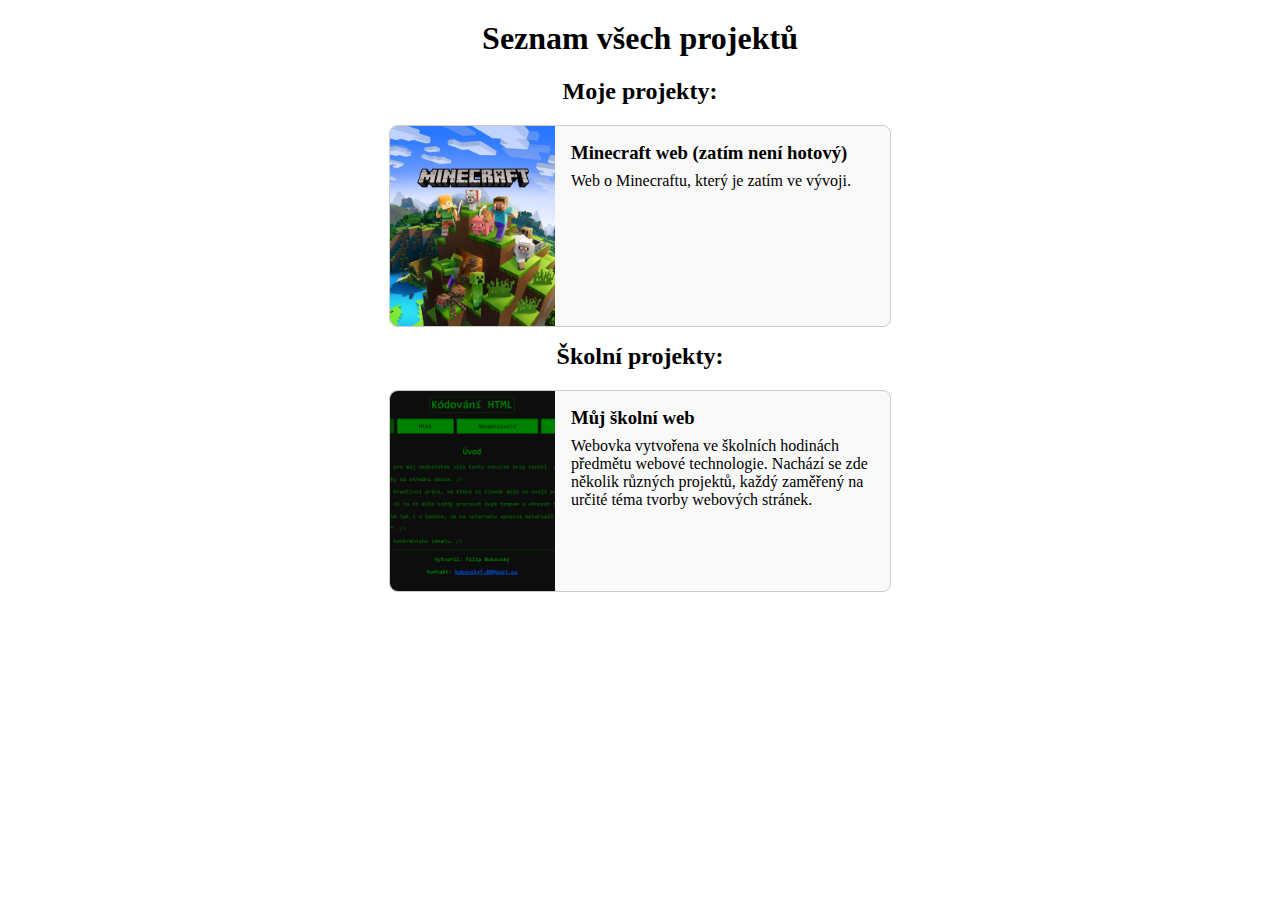
<file: index.html>
<!DOCTYPE html>
<html>
<head>
  <meta charset="UTF-8"/>
  <title>Home page</title>
  <link rel="stylesheet" href="style.css">
  <meta name="viewport" content="width=device-width, initial-scale=1.0">
</head>
<body>
  <h1>Seznam všech projektů</h1>
  <h2>Moje projekty:</h2> <!--přidat flying dragon, -->
  <ul>
    <li>
      <a href="minecraft_web/minecraft_homepage.html" target="_blank" class="link">
        <div class="project-box">
          <img src="pictures/minecraft1.jpg" alt="Náhled projektu" class="project-img">
          <div class="project-info">
            <h3>Minecraft web (zatím není hotový)</h3>
            <p>Web o Minecraftu, který je zatím ve vývoji.</p>
          </div>
        </div>
      </a>
    </li>
  </ul>
  <h2>Školní projekty:</h2> <!-- přidat programko,-->
  <ul>
    <li>
      <a href="https://bukovskyf.wz.sk/index.html" target="_blank" class="link">
        <div class="project-box">
          <img src="pictures/schoolProject.png" alt="Náhled školního projektu" class="project-img">
          <div class="project-info">
            <h3>Můj školní web</h3>
            <p>Webovka vytvořena ve školních hodinách předmětu webové technologie. 
              Nachází se zde několik různých projektů, každý zaměřený na určité téma tvorby webových stránek.</p>
          </div>
        </div>
      </a>
    </li>
  </ul>
</body>
</html>
</file>
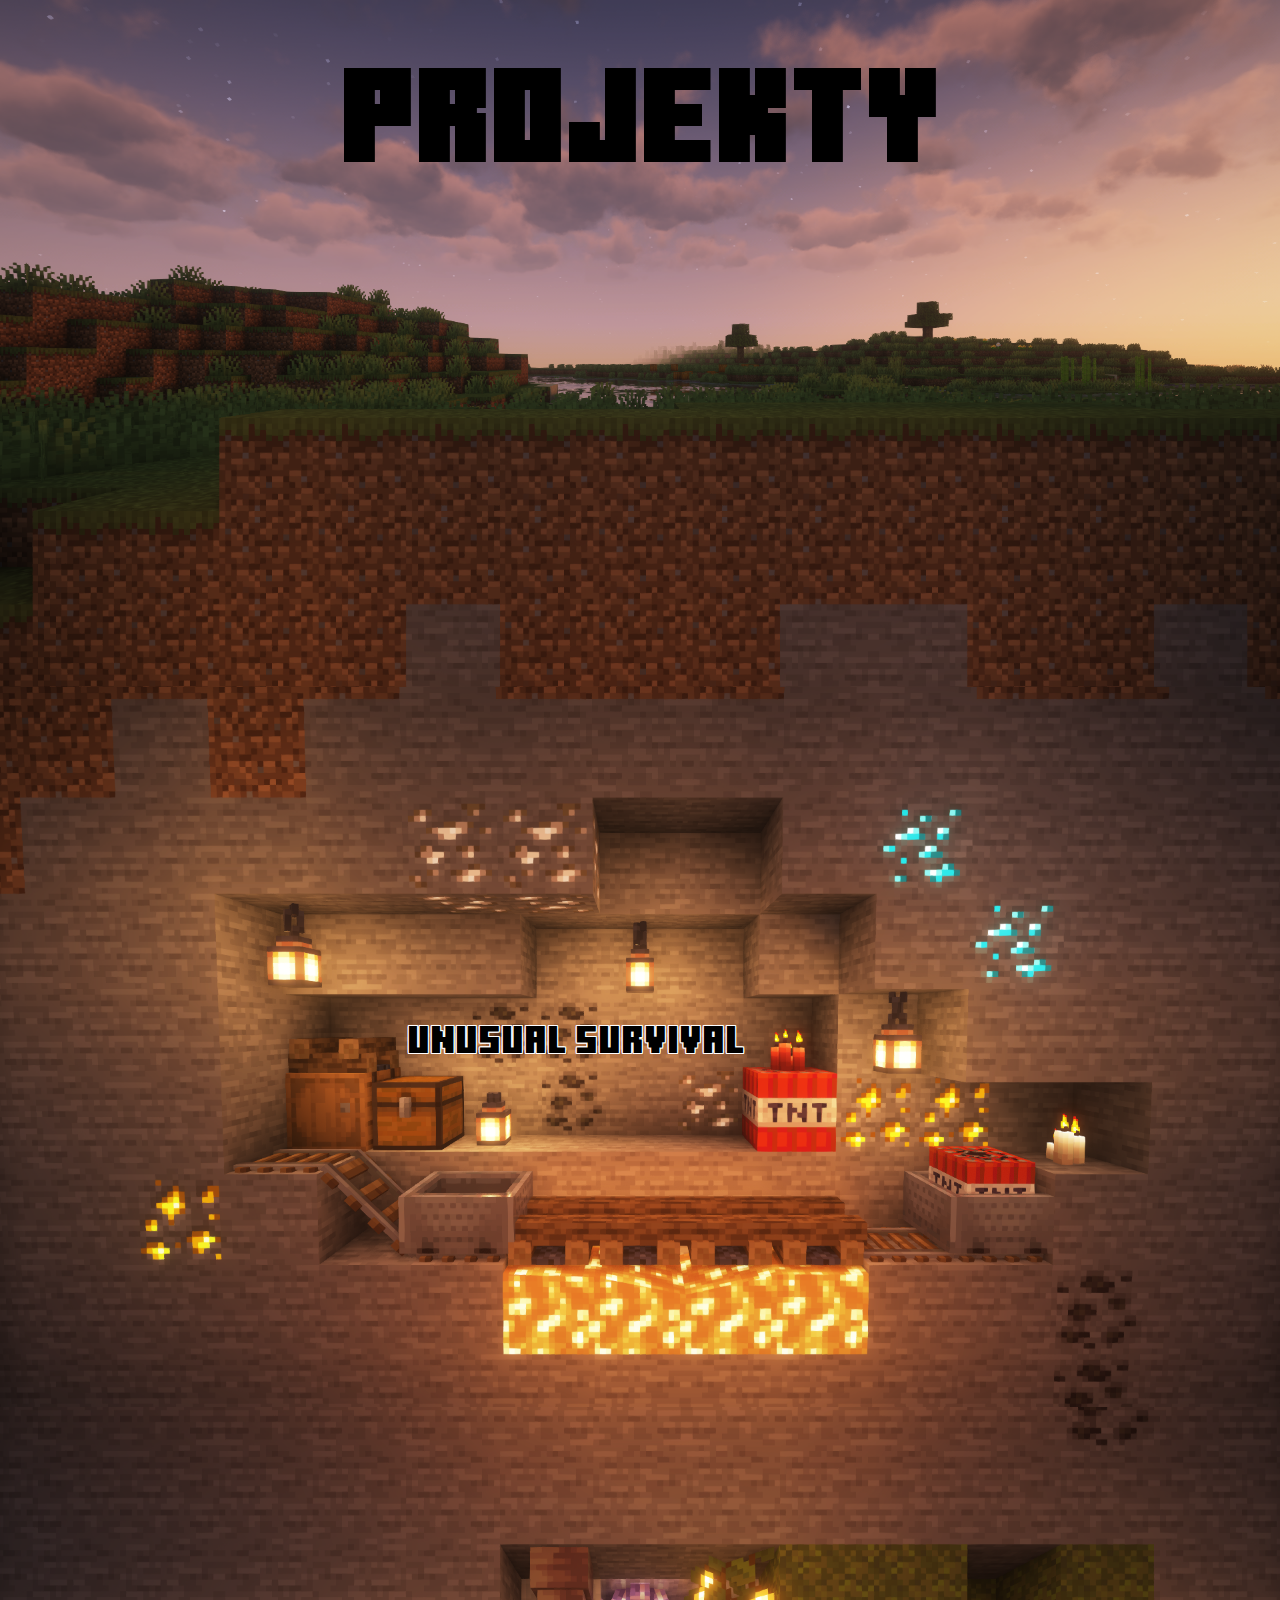
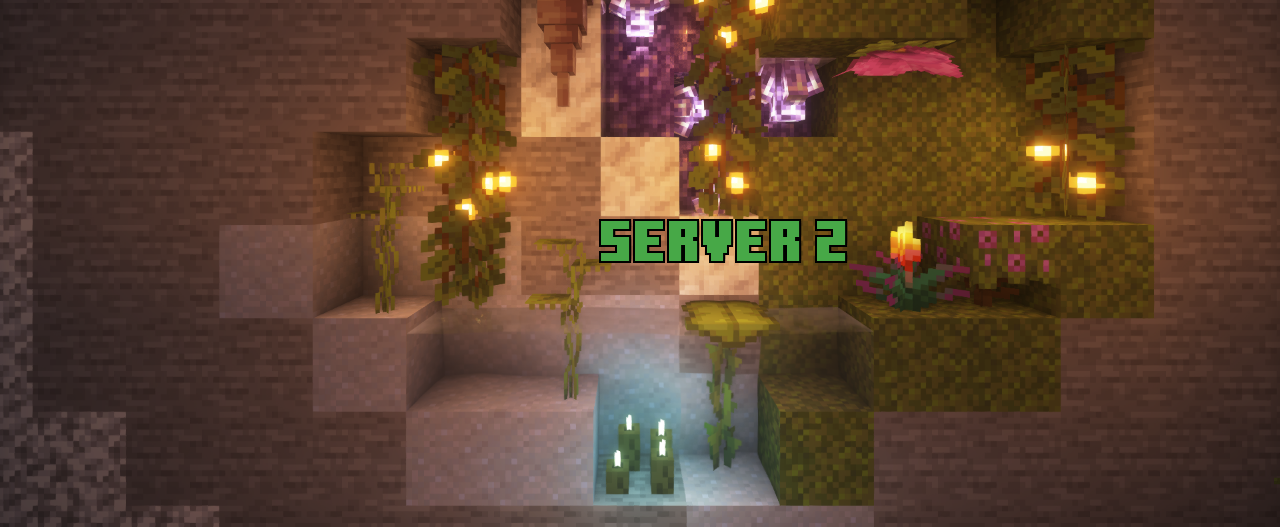
<file: minecraft_web/minecraft_homepage.html>
<!DOCTYPE html>
<html>
<head>
  <meta charset="UTF-8" />
  <title>Minecraft</title>
  <meta name="viewport" content="width=device-width, initial-scale=1.0">
  <link rel="stylesheet" href="minecraftMenu_style.css">
</head>
<body>
  <div class="background-images">
    <img src="pictures/minecraft_background1.png" class="bg-img">
    <img src="pictures/minecraft_background2.png" class="bg-img">
    <img src="pictures/minecraft_background3.png" class="bg-img">
  </div>
  <h1>Projekty</h1>
  <div id="project-link1">
    <a href="server1/server1.html" target="_self" id="firstLink">Unusual survival</a>
  </div>
  <div id="project-link2">
    <a href="server2.html" target="_self" id="secondLink">Server 2</a>
  </div>
</body>
</html>
</file>
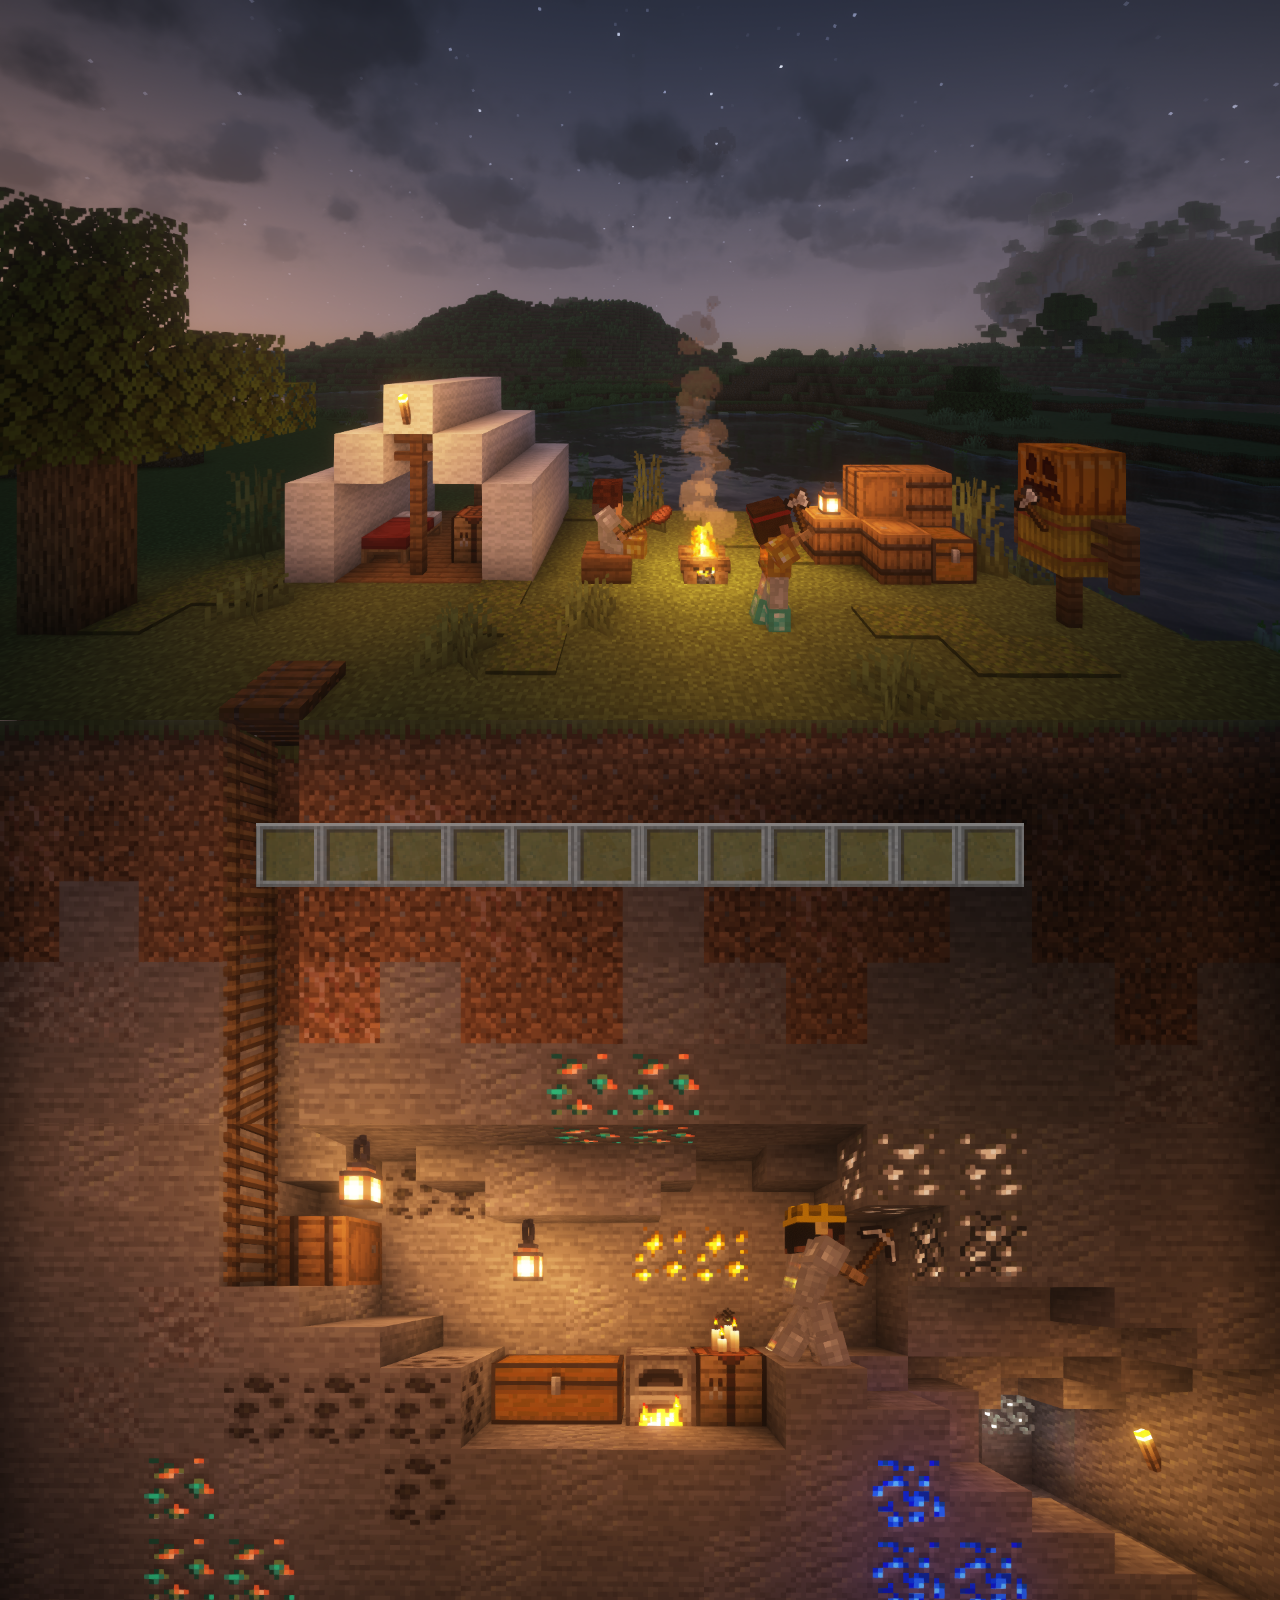
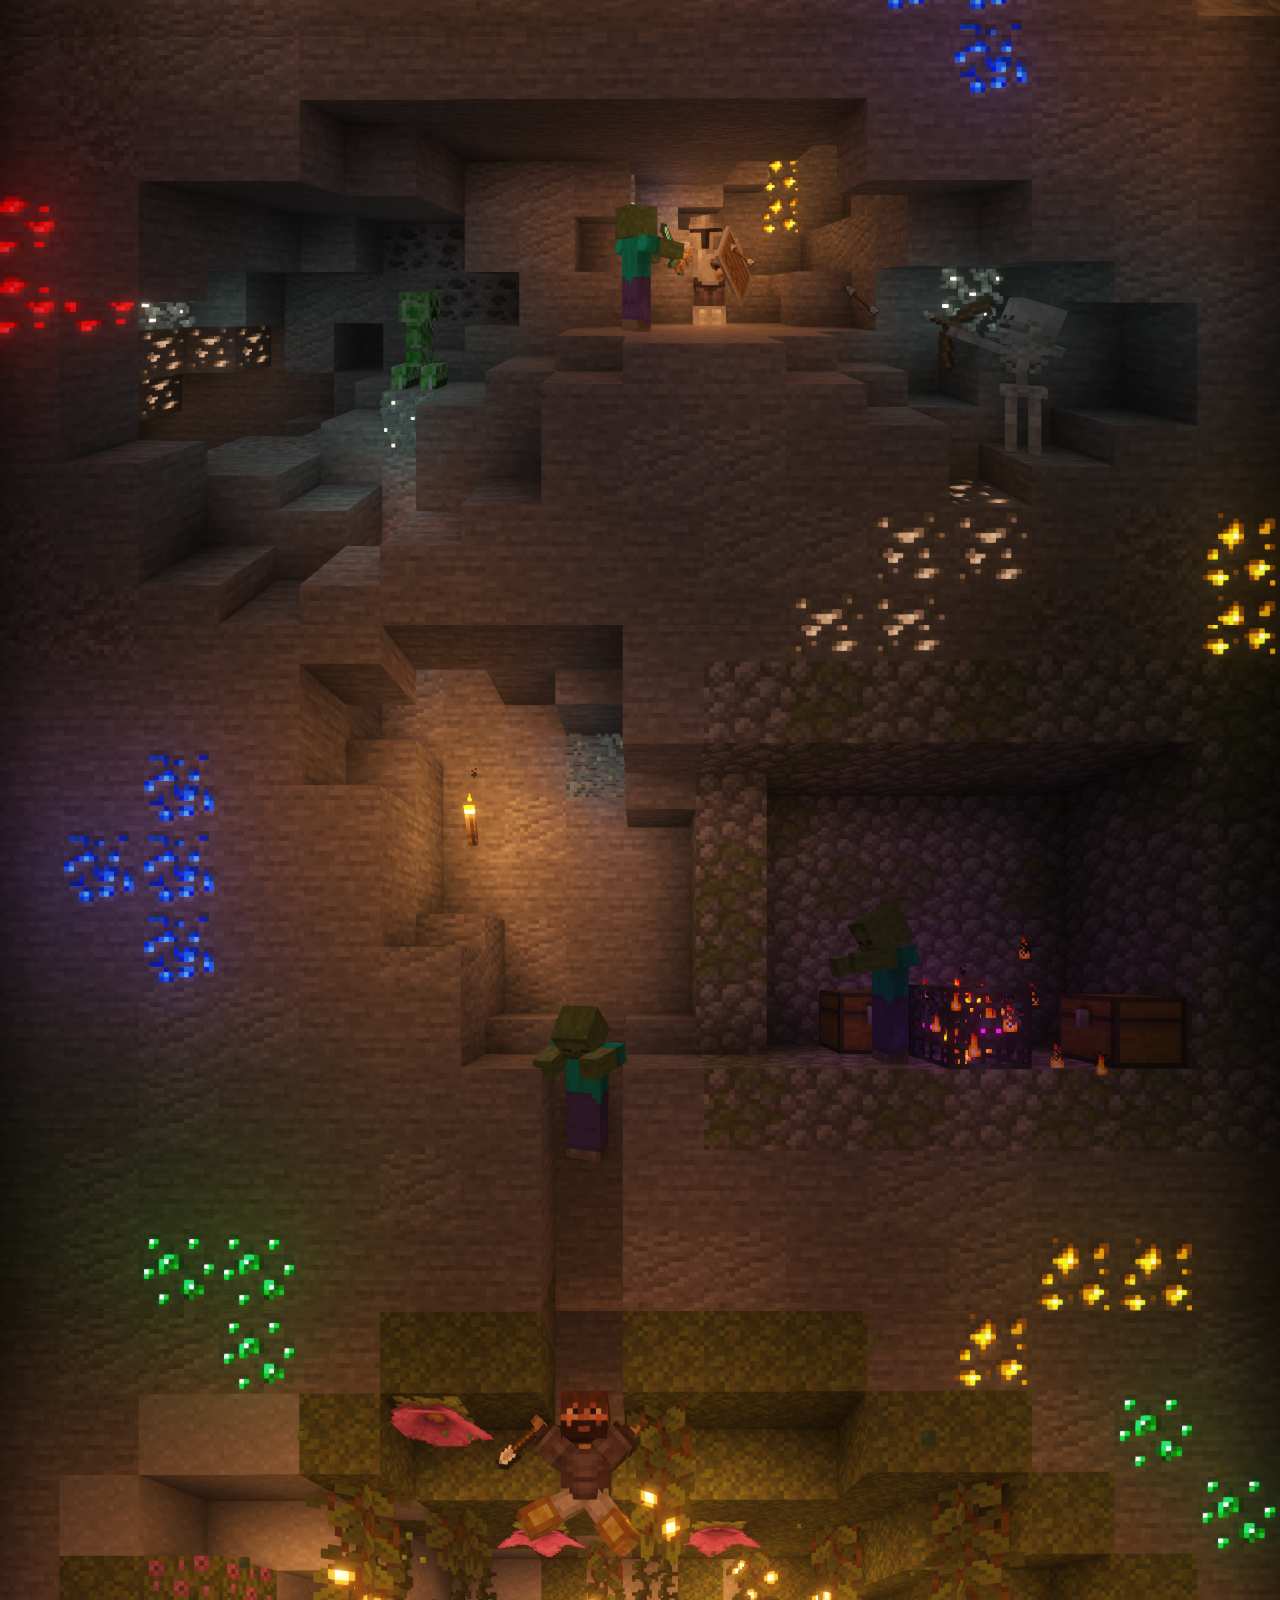
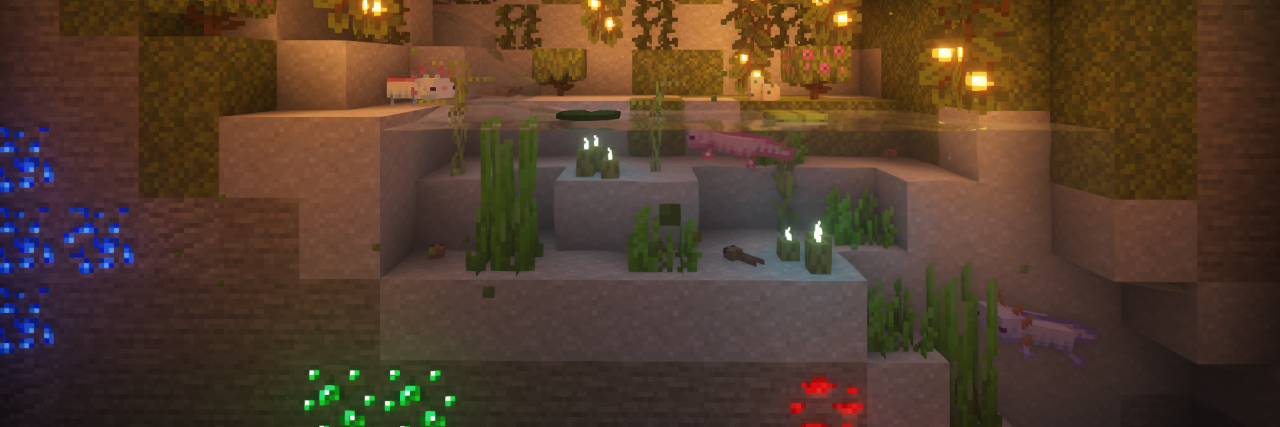
<file: minecraft_web/Gameska/gameska.html>
<!DOCTYPE html>
<html>
<head>
  <meta charset="UTF-8" />
  <title>Minecraft</title>
  <meta name="viewport" content="width=device-width, initial-scale=1.0">
  <link rel="stylesheet" href="stylGamesky.css">
  <meta http-equiv="Content-Security-Policy" content="script-src 'self' 'unsafe-inline' 'unsafe-eval'">
</head>
<body>
  
  <div class="background-images">
    <img src="pictures/pic1.png" class="bg-img" draggable="false" usemap="#pic1">
    <img src="pictures/pic2.png" class="bg-img" draggable="false" usemap="#pic2">
    <img src="pictures/pic3.png" class="bg-img" draggable="false" usemap="#pic3">
    <img src="pictures/pic4.png" class="bg-img" draggable="false" usemap="#pic4">
    <img src="pictures/pic5.png" class="bg-img" draggable="false" usemap="#pic5">
    <img src="pictures/pic6.png" class="bg-img" draggable="false" usemap="#pic6">
  </div>
  
  <img src="pictures/inventory.png" id="inventar">

  <!-- MAPY -->
   <map name="pic1">
    <area id="crafting" coords="678,777,700,753,724,755,722,848,673,845,676,809,676,794" shape="poly" onclick="console.log('Ahoj')">
    <area id="sekera" coords="1573,745,1544,714,1508,751,1545,799,1573,809,1574,773" shape="poly" onclick="alert('Sekera')">
    <area id="chesta" coords="1374,785,1432,785,1462,812,1466,875,1401,870,1401,809" shape="poly" onclick="funkce(3)">
  </map>

  <!-- Scripty -->
  <script>

    function funkce(x)
    {
      switch(x)
      {
        case 1: alert('Crafting table'); break;
        case 2: alert('Sekera'); break;
        case 3: alert('Našel jsi 💎💎💎!'); break;
      }
    }

    document.addEventListener("DOMContentLoaded", function() {
      document.getElementById("crafting").addEventListener("click",()=>funkce(1));
      document.getElementById("sekera").addEventListener("click",()=>funkce(2));
      document.getElementById("chesta").addEventListener("click",()=>funkce(3));
    });
  </script> 
</body>
</html>
</file>
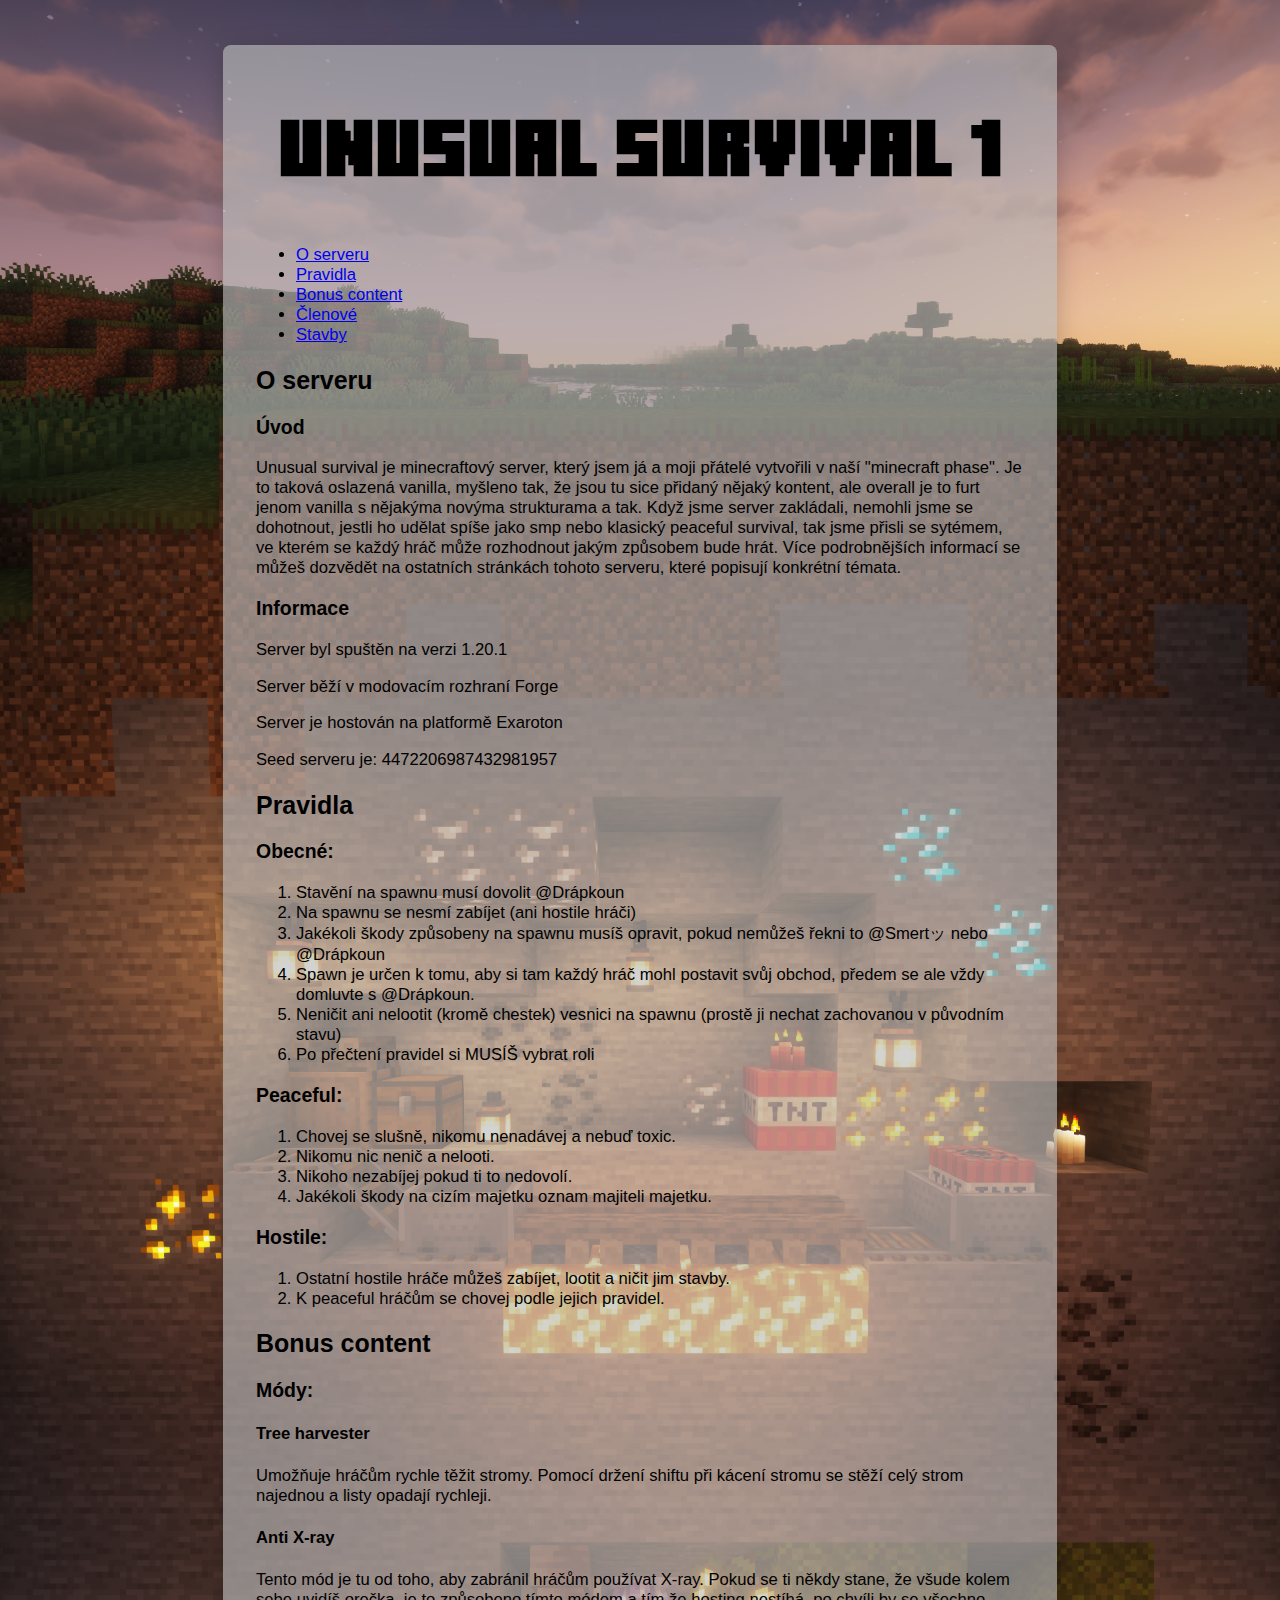
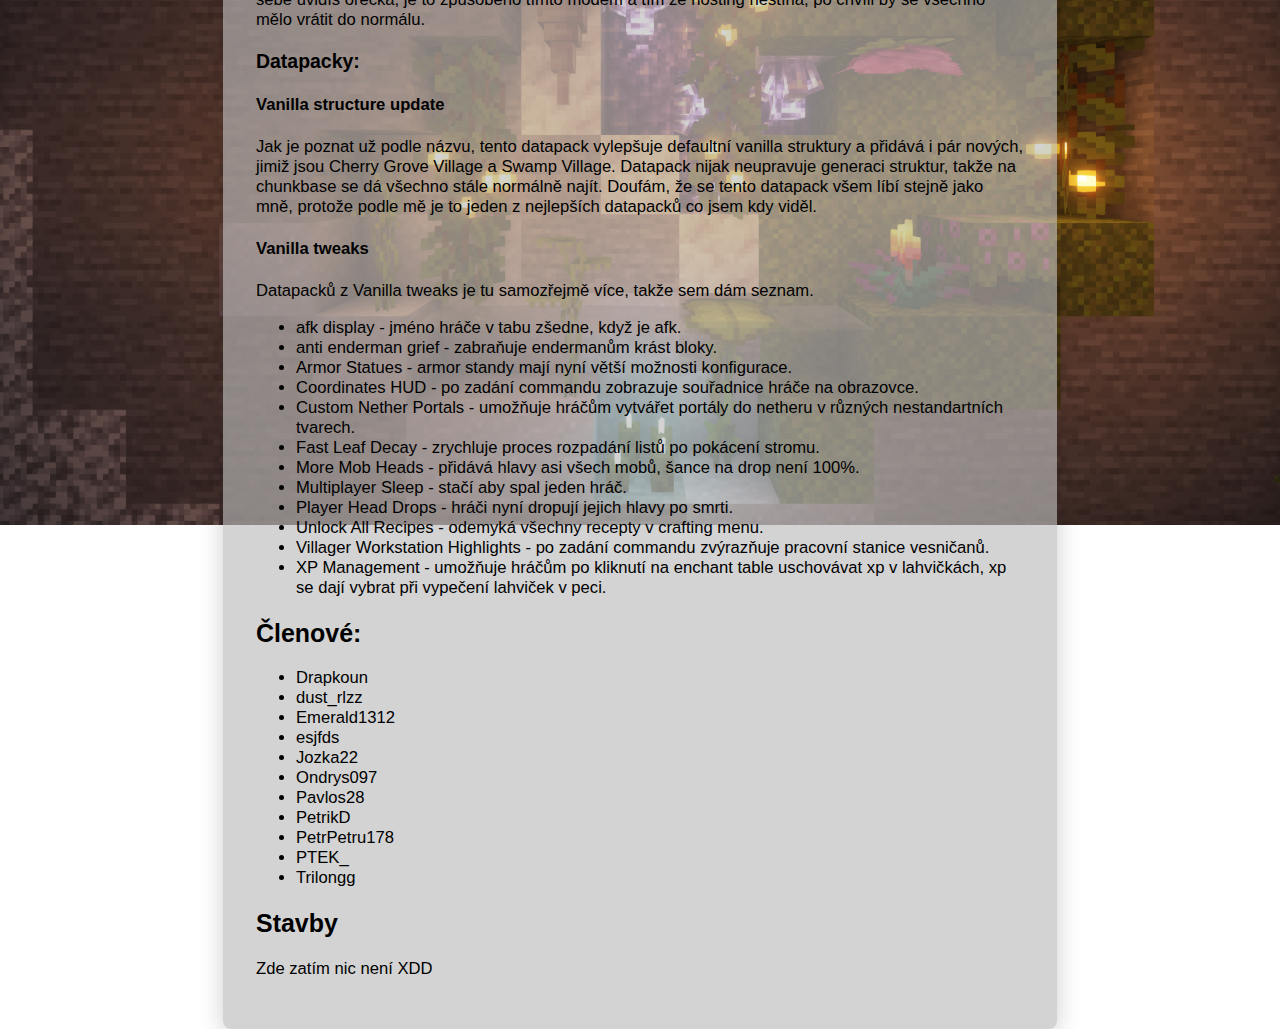
<file: minecraft_web/server1/server1.html>
<!DOCTYPE html>
<html>
<head>
  <meta charset="UTF-8" />
  <title>Unusual survival 1</title>
  <meta name="viewport" content="width=device-width, initial-scale=1.0">
  <link rel="stylesheet" href="minecraft1_style.css">
</head>
<body>
  
  <div class="background-images">
    <img src="../pictures/minecraft_background1.png" class="bg-img">
    <img src="../pictures/minecraft_background2.png" class="bg-img">
    <img src="../pictures/minecraft_background3.png" class="bg-img">
  </div> 
  <div id="blok">
      <h1>Unusual survival 1</h1>
      <ul>
        <li><a href="#about" target="_self">O serveru</a></li>
        <li><a href="#rules" target="_self">Pravidla</a></li>
        <li><a href="#content" target="_self">Bonus content</a></li>
        <li><a href="#members" target="_self">Členové</a></li>
        <li><a href="#buildings" target="_self">Stavby</a></li>
      </ul>

      <h2 id="about">O serveru</h2>
      <h3>Úvod</h3>
      <p>
        Unusual survival je minecraftový server, který jsem já a moji přátelé vytvořili v naší "minecraft phase". 
        Je to taková oslazená vanilla, myšleno tak, že jsou tu sice přidaný nějaký kontent, 
        ale overall je to furt jenom vanilla s nějakýma novýma strukturama a tak.
        Když jsme server zakládali, nemohli jsme se dohotnout, jestli ho udělat spíše jako smp nebo klasický peaceful survival, tak jsme přisli se sytémem,
        ve kterém se každý hráč může rozhodnout jakým způsobem bude hrát. 
        Více podrobnějších informací se můžeš dozvědět na ostatních stránkách tohoto serveru, které popisují konkrétní témata.
      </p>
      <h3>Informace</h3>
      <p>Server byl spuštěn na verzi 1.20.1</p>
      <p>Server běží v modovacím rozhraní Forge</p>
      <p>Server je hostován na platformě Exaroton</p>
      <p>Seed serveru je: 4472206987432981957</p>


      <h2 id="rules">Pravidla</h2>
      <h3>Obecné:</h3>
      <ol>
        <li>Stavění na spawnu musí dovolit @Drápkoun</li>
        <li>Na spawnu se nesmí zabíjet (ani hostile hráči)</li>
        <li>Jakékoli škody způsobeny na spawnu musíš opravit, pokud nemůžeš řekni to @Smertッ nebo @Drápkoun</li>
        <li>Spawn je určen k tomu, aby si tam každý hráč mohl postavit svůj obchod, předem se ale vždy domluvte s @Drápkoun.</li>
        <li>Neničit ani nelootit (kromě chestek) vesnici na spawnu (prostě ji nechat zachovanou v původním stavu)</li>
        <li>Po přečtení pravidel si MUSÍŠ vybrat roli</li>
      </ol>
      <h3>Peaceful:</h3>
      <ol>
        <li>Chovej se slušně, nikomu nenadávej a nebuď toxic.</li>
        <li>Nikomu nic nenič a nelooti.</li>
        <li>Nikoho nezabíjej pokud ti to nedovolí.</li>
        <li>Jakékoli škody na cizím majetku oznam majiteli majetku.</li>
      </ol>
      <h3>Hostile:</h3>
      <ol>
        <li>Ostatní hostile hráče můžeš zabíjet, lootit a ničit jim stavby.</li>
        <li>K peaceful hráčům se chovej podle jejich pravidel.</li>
      </ol>

      <h2 id="content">Bonus content</h2>

      <h3>Módy:</h3>
      <h4>Tree harvester</h4>
      <p>Umožňuje hráčům rychle těžit stromy. Pomocí držení shiftu při kácení stromu se stěží celý strom najednou a listy opadají rychleji.</p>
      <h4>Anti X-ray</h4>
      <p>Tento mód je tu od toho, aby zabránil hráčům používat X-ray. Pokud se ti někdy stane, že všude kolem sebe uvidíš orečka, 
        je to způsobeno tímto módem a tím že hosting nestíhá, po chvíli by se všechno mělo vrátit do normálu.
      </p>

      <h3>Datapacky:</h3>
      <h4>Vanilla structure update</h4>
      <p>
        Jak je poznat už podle názvu, tento datapack vylepšuje defaultní vanilla struktury a přidává i pár nových, 
        jimiž jsou Cherry Grove Village a Swamp Village. Datapack nijak neupravuje generaci struktur, 
        takže na chunkbase se dá všechno stále normálně najít. 
        Doufám, že se tento datapack všem líbí stejně jako mně, protože podle mě je to jeden z nejlepších datapacků co jsem kdy viděl.
      </p>
      <h4>Vanilla tweaks</h4>
      <p>Datapacků z Vanilla tweaks je tu samozřejmě více, takže sem dám seznam.</p>
      <ul>
        <li>afk display - jméno hráče v tabu zšedne, když je afk.</li>
        <li>anti enderman grief - zabraňuje endermanům krást bloky.</li>
        <li>Armor Statues - armor standy mají nyní větší možnosti konfigurace.</li>
        <li>Coordinates HUD - po zadání commandu zobrazuje souřadnice hráče na obrazovce.</li>
        <li>Custom Nether Portals - umožňuje hráčům vytvářet portály do netheru v různých nestandartních tvarech.</li>
        <li>Fast Leaf Decay - zrychluje proces rozpadání listů po pokácení stromu.</li>
        <li>More Mob Heads - přidává hlavy asi všech mobů, šance na drop není 100%.</li>
        <li>Multiplayer Sleep - stačí aby spal jeden hráč.</li>
        <li>Player Head Drops - hráči nyní dropují jejich hlavy po smrti.</li>
        <li>Unlock All Recipes - odemyká všechny recepty v crafting menu.</li>
        <li>Villager Workstation Highlights - po zadání commandu zvýrazňuje pracovní stanice vesničanů.</li>
        <li>XP Management - umožňuje hráčům po kliknutí na enchant table uschovávat xp v lahvičkách, xp se dají vybrat při vypečení lahviček v peci.</li>
      </ul>

      <h2 id="members">Členové:</h2>
      <ul>
        <li>Drapkoun</li>
        <li>dust_rlzz</li>
        <li>Emerald1312</li>
        <li>esjfds</li>
        <li>Jozka22</li>
        <li>Ondrys097</li>
        <li>Pavlos28</li>
        <li>PetrikD</li>
        <li>PetrPetru178</li>
        <li>PTEK_</li>
        <li>Trilongg</li>
      </ul>

      <h2 id="buildings">Stavby</h2>
      <p>Zde zatím nic není XDD</p>
  </div>
</body>
</html>
</file>
<file: style.css>
h1 {
  text-align: center;
  margin-top: 20px;
}
h2 {
  text-align: center;
  margin-top: 10px;
}

.project-box {
  display: flex;
  align-items: stretch;
  width: 500px;
  height: 200px;
  border: 1px solid #ccc;
  border-radius: 8px;
  padding: 0;
  margin-bottom: 10px;
  background: #f9f9f9;
  margin-left: auto;
  margin-right: auto;
  transition: transform 0.1s;
}

.project-box:hover {
  transform: scale(1.1);
  transition: transform 0.2s;
}

.project-img {
  width: 33%;
  max-width: none;
  height: 100%;
  border-radius: 8px 0 0 8px;
  object-fit: cover;
  margin-right: 0;
  display: block;
}

.project-info {
  width: 67%;
  display: flex;
  flex-direction: column;
  /*justify-content: center;*/
  padding: 16px;
  text-align: left;
}

.project-info h3 {
  margin: 0 0 8px 0;

}

.project-info p {
  margin: 0;
  font-size: 1em;
}

ul {
  text-align: center;
  list-style-type: none;
  padding-left: 0;
}

.link {
  text-decoration: none;
  color: #000000;
}
</file>
<file: minecraft_web/minecraftMenu_style.css>
h1 {
  text-align: center;
  font-size: clamp(3rem, 10vw, 30vh);
  margin-top: 0;
  padding-top: 5%;
}

a {
  text-decoration: none;
  color: #000;
  text-align: center;
  /*font-size: 8vh;*/
  margin-top: 150px;
}

div{
  text-align: center;
}

body {
  position: relative;
  min-height: 100vh;
  margin: 0;
  max-height: 100vh;
  font-family: 'Minecraft', Arial, sans-serif;
}

.background-images {
  position: absolute;
  top: 0;
  left: 0;
  width: 100%;
  z-index: -1;
  pointer-events: none;
}

.bg-img {
  display: block;
  width: 100%;
  object-fit: cover;
}

.bg-img + .bg-img {
  margin-top: 0px; 
}

@font-face {
  font-family: 'Minecraft';
  src: url('fonts/MinecraftTen.ttf') format('truetype');
  font-weight: normal;
  font-style: normal;
}

#fixedBackground {
  position: fixed;
  top: 0;
  left: 0;
  width: 100vw;
  height: 100vh;
  object-fit: cover;
  z-index: -10;
  pointer-events: none;
}

#project-link1 {
  margin-top: 65%;
  font-size: 3vw;
  margin-left: -10%;
}


#project-link2 {
  margin-top: 59%;
  font-size: 4.5vw;
  margin-left: 13%;
}

#firstLink {
  color: #000;
  text-shadow:
    -1px -1px 0 #fff,
     1px -1px 0 #fff,
    -1px  1px 0 #fff,
     1px  1px 0 #fff,
    -1px  0px 0 #fff,
     1px  0px 0 #fff,
     0px -1px 0 #fff,
     0px  1px 0 #fff;
}

#secondLink {
  /*color: #ff80ff;*/
  color: #47a847;
  text-shadow:
    -2px -2px 0 #000,
     2px -2px 0 #000,
    -2px  2px 0 #000,
     2px  2px 0 #000,
    -2px  0px 0 #000,
     2px  0px 0 #000,
     0px -2px 0 #000,
     0px  2px 0 #000;
}

#project-link3 {
  margin-top: 50%;
  font-size: 5.5vw;
  margin-left: 0%;
}

#thirdLink {
  color: #eb4ad5;
  text-shadow:
    -2px -2px 0 #000,
     2px -2px 0 #000,
    -2px  2px 0 #000,
     2px  2px 0 #000,
    -2px  0px 0 #000,
     2px  0px 0 #000,
     0px -2px 0 #000,
     0px  2px 0 #000;
}
</file>
<file: minecraft_web/Gameska/stylGamesky.css>
.background-images {
  position: absolute;
  top: 0;
  left: 0;
  width: 100%;
  z-index: -10;
  user-select: none;
}

.bg-img {
  display: block;
  width: 100%;
  object-fit: cover;
}

.bg-img + .bg-img {
  margin-top: 0px; 
}

#inventar {
  width:60vw;
  position:fixed;
  bottom: 1.5vh;
  left: 20vw;
  opacity: 85%;
  z-index: 0;
  pointer-events: auto;
}

#leftHandSlot {
  width:5.3vw;
  position:fixed;
  bottom: 0.7vh;
  left: 10vw;
  opacity: 85%;
  z-index: 0;
  pointer-events: auto;
}

.inventory-item {
  z-index: 1;
  position: fixed;
  cursor: pointer;
  bottom: 2.8vh;
  width: 3.7vw;
  user-select: none;
}

#item0 {
  left: 10.8vw;
}

#item1 {
  left: 20.5vw;
}

#item2 {
  left: 25.5vw;
}

#item3 {
  left: 30.5vw;
}

#item4 {
  left: 35.5vw;
}

#item5 {
  left: 40.5vw;
}

#item6 {
  left: 45.5vw;
}

#item7 {
  left: 50.5vw;
}

#item8 {
  left: 55.5vw;
}

#item9 {
  left: 60.5vw;
}

#item10 {
  left: 65.5vw;
}

#item11 {
  left: 70.5vw;
}

#item12 {
  left: 75.5vw;
}

#trashCan {
  left: 80.5vw;
}

.clickable {
  cursor: pointer;
} 

#map {
  /*opacity: 0;*/
  fill: rgba(0, 255, 0, 0.3);
  stroke: lime;
  stroke-width: 2;
  z-index: -9;
  max-width:100%;
  display:block;
}

#monster {
  /*stroke: rgb(255, 0, 0);
  stroke-width: 2;*/
  fill:rgba(0, 0, 0, 0);
  stroke-width: 1;
  z-index: -9;
  max-width:100%;
  display:block;
}

body {
  margin: 0;
}

.inhand-border {
  box-sizing: border-box;
  border: 3px solid #a0a0a0; 
  /*outline: 2px solid #333;   */
  box-shadow:
    0 0 0.5px 2px #9b9b9b;    
  transition: box-shadow 0.2s, border 0.2s;
}

/*Crafting*/

.craftingUI {
  width: 60vw;
  position: fixed;
  bottom: 15vh;
  left: 20vw;
  z-index: 5;
  pointer-events: none;
  display: none;
}

#craftingUImap {
  display: none;
  opacity: 0;
  pointer-events: all;
}

/*Text*/
#thanks {
  position:absolute;
  top:134vw;
  left: 35vw;
  width: 40vw;
  text-align: center;
  display: block;
  font-family: 'Minecraft', Arial, sans-serif;
  font-size: 1.4vw;
  color: white;
  text-shadow:
    -2px -2px 0 #000,
     2px -2px 0 #000,
    -2px  2px 0 #000,
     2px  2px 0 #000,
    -2px  0px 0 #000,
     2px  0px 0 #000,
     0px -2px 0 #000,
     0px  2px 0 #000;
  display: none;
}

#deathMessage{
  display: block;
  position: fixed;
  top:40%;
  left:35%;
  width:30vw;
  height:8vw;
  background-color: #c42e2e;
  font-family: 'Minecraft', Arial, sans-serif;
  font-size: 5vw;
  text-align: center;
  box-shadow:
    0 0 30px 10px #000a,
    0 8px 32px 0 #222,
    0 0 0 8px #111 inset;
  display: none;
}

#deathMessage>p{
  margin: 0.7vw 0 0 0;
}

@font-face {
  font-family: 'Minecraft';
  src: url('../fonts/MinecraftTen.ttf') format('truetype');
  font-weight: normal;
  font-style: normal;
}

/*Health*/
#healthBar {
  position: fixed;
  bottom: 6vw;
  left: 20vw;
  z-index: 0;
  pointer-events: none;
}

.heart {
  width: 2.3vw;
  user-select: none;
  display: inline-block;
}
</file>
<file: minecraft_web/server1/minecraft1_style.css>
h1 {
  text-align: center;
  margin-top: 0;
  font-size: clamp(2rem, 6vw, 15vh);
  padding-top: 5%;
  font-family: 'Minecraft';
}

body {
  position: relative;
  min-height: 100vh;
  margin: 0;
  max-height: 100vh;
  font-family:  Arial;
  font-size: clamp(0.55rem, 1.3vw, 3vh);
}

.background-images {
  position: absolute;
  top: 0;
  left: 0;
  width: 100%;
  z-index: -1;
  pointer-events: none;
  margin-top: -5vh;
}

.bg-img {
  display: block;
  width: 100%;
  object-fit: cover;
  z-index: -1;
}

.bg-img + .bg-img {
  margin-top: -1px; 
}

#fixedBackground {
  position: fixed;
  top: 0;
  left: 0;
  width: 100vw;
  height: 100vh;
  object-fit: cover;
  z-index: -10;
  pointer-events: none;
}

#blok {
  position: relative;
  z-index: 1;
  background-color: rgba(187, 187, 187, 0.644); 
  width: 60vw;
  max-width: 1000px;
  margin: 0 auto;
  margin-top: 5vh;
  padding: 2em;
  border-radius: 8px;
  box-shadow: 0 4px 24px rgba(0,0,0,0.2);
}

@font-face {
  font-family: 'Minecraft';
  src: url('../fonts/MinecraftTen.ttf') format('truetype');
  font-weight: normal;
  font-style: normal;
}

#theme-bar {
  width: 100%;
}

#theme-bar ul {
  list-style: none;
  text-align: center;
  width: 100%;
  margin: 0;
  padding: 0;
}

#theme-bar li {
  display: inline;
}

#theme-bar a {
  color: rgb(0, 0, 0);
  text-decoration: none;
  padding: 10px ;
  border: 1px solid rgb(0, 0, 0);
  border-radius: 4px;
  width: 10vw;
  display: inline-block;
  margin-bottom: 10px;
  margin-right: 4px;
}

#theme-bar a:hover {
  background: rgba(110, 110, 110, 0.644);
}

#Vertical-theme-bar {
  position: fixed;
  top: 15vh;
  left: 1vw;
  width: 10vw;
  height: auto;
  background-color: rgba(187, 187, 187, 0.644);
  border-radius: 4px;
  box-shadow: 0 4px 24px rgba(0,0,0,0.2);
  padding: 1em 0em 0em 0em;
}

#Vertical-theme-bar ul {
  flex-direction: column;
  align-items: flex-start;
  list-style: none;
  text-align: center;
  width: 100%;
  margin: 0;
  padding: 0;
}

#Vertical-theme-bar li {
  display: inline;
}

#Vertical-theme-bar a {
  width: 5vw;
  margin-bottom: 1em;
  color: rgb(0, 0, 0);
  text-decoration: none;
  padding: 10px ;
  border: 1px solid rgb(0, 0, 0);
  border-radius: 4px;
  display: inline-block;
  margin-bottom: 10px;
  margin-right: 4px;
}


@media only screen and (max-width: 639px) {
  #theme-bar a {
    max-width: 38px;
  }
}

#backButton{
  position: absolute;
  top:-3vh;
  left: 3vw;
  font-family: 'Minecraft';
  font-size: clamp(0.8rem, 2.5vw, 6vh);
}

#backButton a {
  color: rgb(0, 0, 0);
  text-decoration: none;
}
</file>
